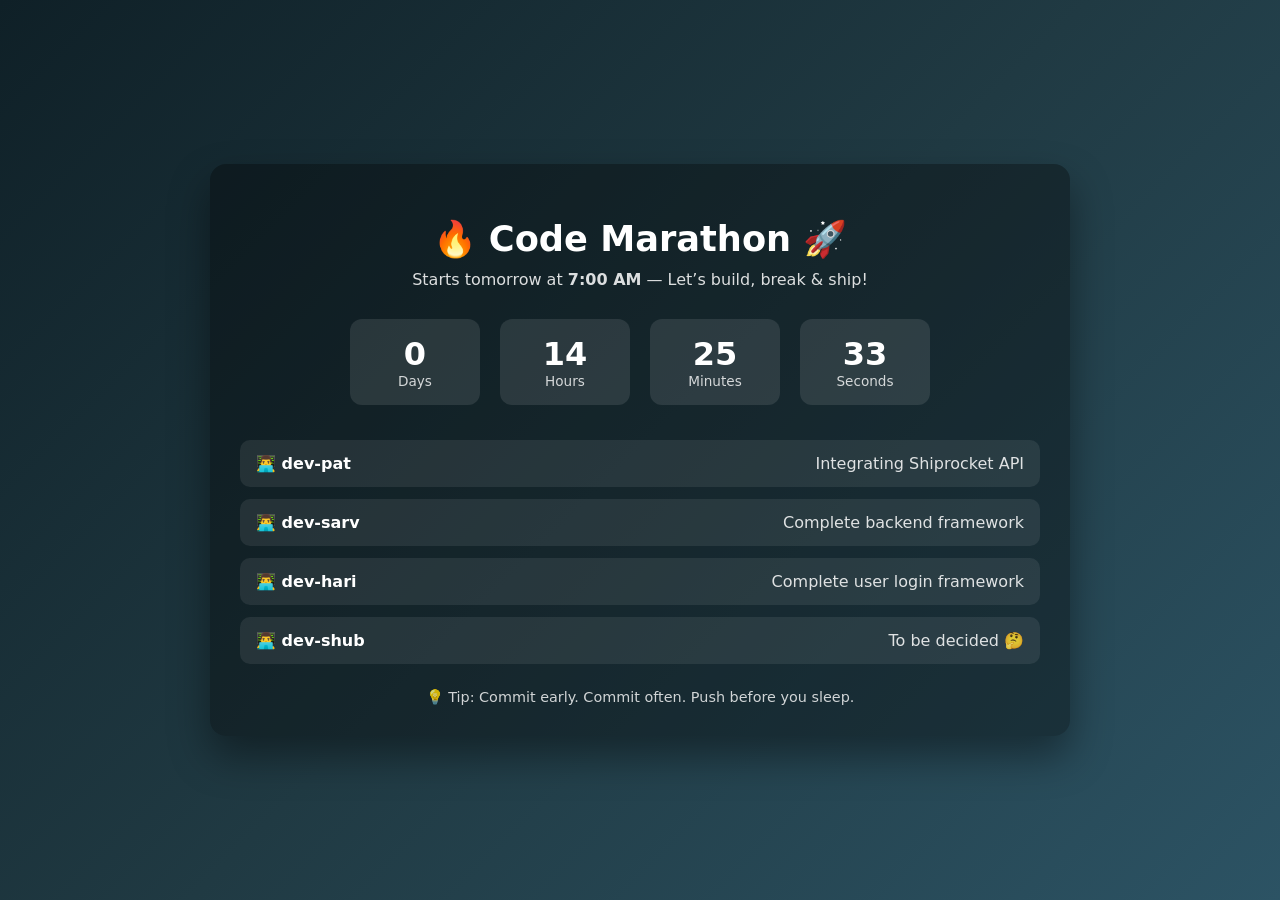
<file: index.html>
<!DOCTYPE html>
<html lang="en">
<head>
  <meta charset="UTF-8" />
  <title>Code Marathon 🚀</title>
  <meta name="viewport" content="width=device-width, initial-scale=1.0" />
  <style>
    body {
      margin: 0;
      font-family: "Segoe UI", system-ui, -apple-system, sans-serif;
      background: linear-gradient(135deg, #0f2027, #203a43, #2c5364);
      color: #fff;
      min-height: 100vh;
      display: flex;
      align-items: center;
      justify-content: center;
    }

    .container {
      background: rgba(0, 0, 0, 0.35);
      padding: 30px;
      border-radius: 16px;
      max-width: 800px;
      width: 92%;
      box-shadow: 0 20px 40px rgba(0, 0, 0, 0.4);
    }

    h1 {
      text-align: center;
      font-size: 2.2rem;
      margin-bottom: 10px;
    }

    .subtitle {
      text-align: center;
      opacity: 0.85;
      margin-bottom: 30px;
    }

    .countdown {
      display: flex;
      justify-content: center;
      gap: 20px;
      margin-bottom: 35px;
      flex-wrap: wrap;
    }

    .time-box {
      background: rgba(255, 255, 255, 0.1);
      padding: 16px 20px;
      border-radius: 12px;
      text-align: center;
      min-width: 90px;
    }

    .time {
      font-size: 2rem;
      font-weight: bold;
    }

    .label {
      font-size: 0.85rem;
      opacity: 0.8;
    }

    .devs {
      margin-top: 20px;
    }

    .dev {
      background: rgba(255, 255, 255, 0.08);
      padding: 14px 16px;
      border-radius: 10px;
      margin-bottom: 12px;
      display: flex;
      justify-content: space-between;
      flex-wrap: wrap;
    }

    .dev-name {
      font-weight: 600;
    }

    .task {
      opacity: 0.85;
    }

    .footer {
      text-align: center;
      margin-top: 25px;
      font-size: 0.9rem;
      opacity: 0.8;
    }
  </style>
</head>
<body>
  <div class="container">
    <h1>🔥 Code Marathon 🚀</h1>
    <div class="subtitle">
      Starts tomorrow at <strong>7:00 AM</strong> — Let’s build, break & ship!
    </div>

    <div class="countdown">
      <div class="time-box">
        <div class="time" id="days">0</div>
        <div class="label">Days</div>
      </div>
      <div class="time-box">
        <div class="time" id="hours">0</div>
        <div class="label">Hours</div>
      </div>
      <div class="time-box">
        <div class="time" id="minutes">0</div>
        <div class="label">Minutes</div>
      </div>
      <div class="time-box">
        <div class="time" id="seconds">0</div>
        <div class="label">Seconds</div>
      </div>
    </div>

    <div class="devs">
      <div class="dev">
        <div class="dev-name">👨‍💻 dev-pat</div>
        <div class="task">Integrating Shiprocket API</div>
      </div>
      <div class="dev">
        <div class="dev-name">👨‍💻 dev-sarv</div>
        <div class="task">Complete backend framework</div>
      </div>
      <div class="dev">
        <div class="dev-name">👨‍💻 dev-hari</div>
        <div class="task">Complete user login framework</div>
      </div>
      <div class="dev">
        <div class="dev-name">👨‍💻 dev-shub</div>
        <div class="task">To be decided 🤔</div>
      </div>
    </div>

    <div class="footer">
      💡 Tip: Commit early. Commit often. Push before you sleep.
    </div>
  </div>

  <script>
    function getMarathonStart() {
      const now = new Date();
      const start = new Date();
      start.setDate(now.getDate() + 1);
      start.setHours(7, 0, 0, 0); // 7:00 AM tomorrow
      return start;
    }

    const marathonStart = getMarathonStart();

    function updateCountdown() {
      const now = new Date();
      const diff = marathonStart - now;

      if (diff <= 0) {
        document.querySelector(".countdown").innerHTML =
          "<h2>🚀 Marathon Started! Let’s Go!</h2>";
        return;
      }

      const days = Math.floor(diff / (1000 * 60 * 60 * 24));
      const hours = Math.floor((diff / (1000 * 60 * 60)) % 24);
      const minutes = Math.floor((diff / (1000 * 60)) % 60);
      const seconds = Math.floor((diff / 1000) % 60);

      document.getElementById("days").textContent = days;
      document.getElementById("hours").textContent = hours;
      document.getElementById("minutes").textContent = minutes;
      document.getElementById("seconds").textContent = seconds;
    }

    updateCountdown();
    setInterval(updateCountdown, 1000);
  </script>
</body>
</html>
</file>
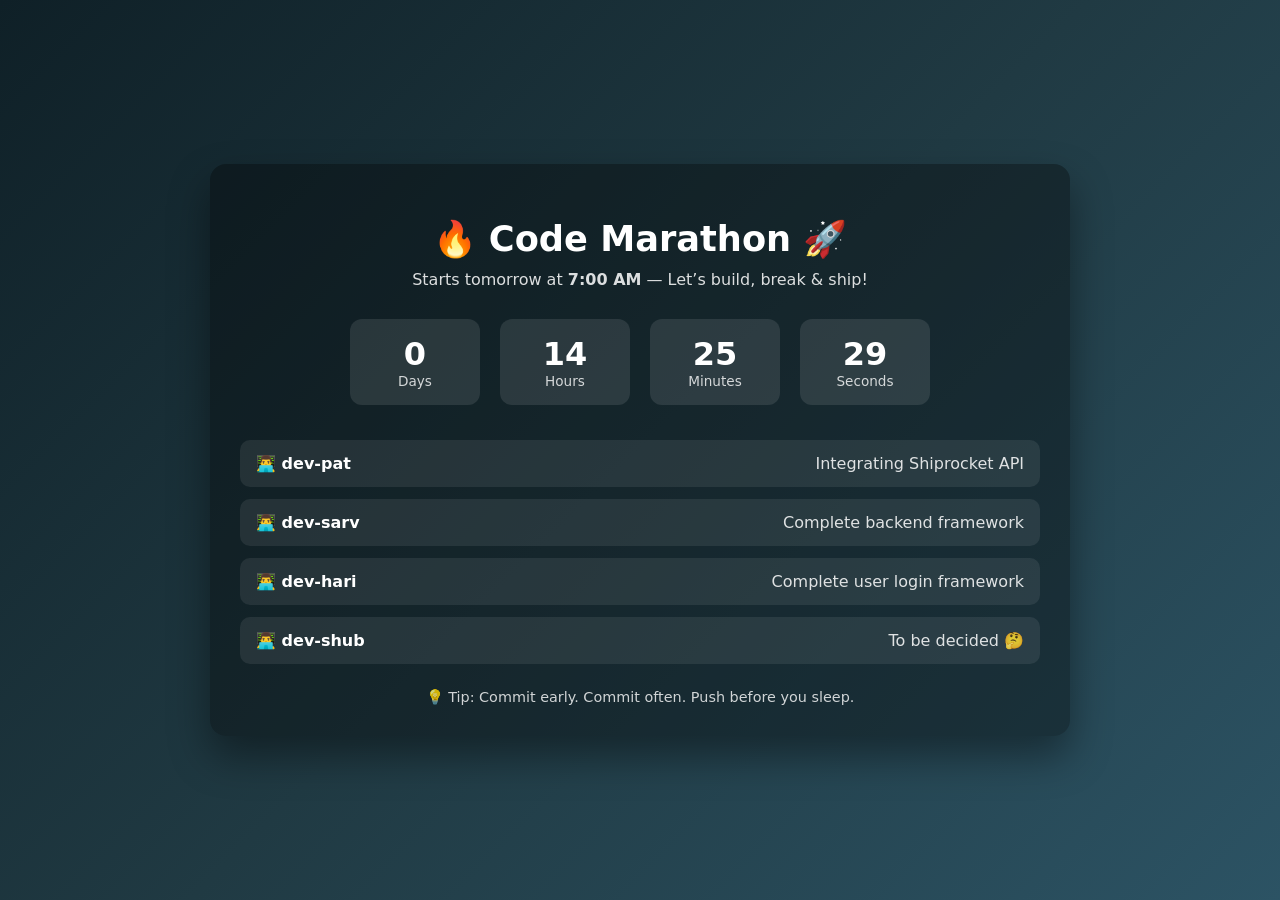
<file: marathon.html>
<!DOCTYPE html>
<html lang="en">
<head>
  <meta charset="UTF-8" />
  <title>Code Marathon 🚀</title>
  <meta name="viewport" content="width=device-width, initial-scale=1.0" />
  <style>
    body {
      margin: 0;
      font-family: "Segoe UI", system-ui, -apple-system, sans-serif;
      background: linear-gradient(135deg, #0f2027, #203a43, #2c5364);
      color: #fff;
      min-height: 100vh;
      display: flex;
      align-items: center;
      justify-content: center;
    }

    .container {
      background: rgba(0, 0, 0, 0.35);
      padding: 30px;
      border-radius: 16px;
      max-width: 800px;
      width: 92%;
      box-shadow: 0 20px 40px rgba(0, 0, 0, 0.4);
    }

    h1 {
      text-align: center;
      font-size: 2.2rem;
      margin-bottom: 10px;
    }

    .subtitle {
      text-align: center;
      opacity: 0.85;
      margin-bottom: 30px;
    }

    .countdown {
      display: flex;
      justify-content: center;
      gap: 20px;
      margin-bottom: 35px;
      flex-wrap: wrap;
    }

    .time-box {
      background: rgba(255, 255, 255, 0.1);
      padding: 16px 20px;
      border-radius: 12px;
      text-align: center;
      min-width: 90px;
    }

    .time {
      font-size: 2rem;
      font-weight: bold;
    }

    .label {
      font-size: 0.85rem;
      opacity: 0.8;
    }

    .devs {
      margin-top: 20px;
    }

    .dev {
      background: rgba(255, 255, 255, 0.08);
      padding: 14px 16px;
      border-radius: 10px;
      margin-bottom: 12px;
      display: flex;
      justify-content: space-between;
      flex-wrap: wrap;
    }

    .dev-name {
      font-weight: 600;
    }

    .task {
      opacity: 0.85;
    }

    .footer {
      text-align: center;
      margin-top: 25px;
      font-size: 0.9rem;
      opacity: 0.8;
    }
  </style>
</head>
<body>
  <div class="container">
    <h1>🔥 Code Marathon 🚀</h1>
    <div class="subtitle">
      Starts tomorrow at <strong>7:00 AM</strong> — Let’s build, break & ship!
    </div>

    <div class="countdown">
      <div class="time-box">
        <div class="time" id="days">0</div>
        <div class="label">Days</div>
      </div>
      <div class="time-box">
        <div class="time" id="hours">0</div>
        <div class="label">Hours</div>
      </div>
      <div class="time-box">
        <div class="time" id="minutes">0</div>
        <div class="label">Minutes</div>
      </div>
      <div class="time-box">
        <div class="time" id="seconds">0</div>
        <div class="label">Seconds</div>
      </div>
    </div>

    <div class="devs">
      <div class="dev">
        <div class="dev-name">👨‍💻 dev-pat</div>
        <div class="task">Integrating Shiprocket API</div>
      </div>
      <div class="dev">
        <div class="dev-name">👨‍💻 dev-sarv</div>
        <div class="task">Complete backend framework</div>
      </div>
      <div class="dev">
        <div class="dev-name">👨‍💻 dev-hari</div>
        <div class="task">Complete user login framework</div>
      </div>
      <div class="dev">
        <div class="dev-name">👨‍💻 dev-shub</div>
        <div class="task">To be decided 🤔</div>
      </div>
    </div>

    <div class="footer">
      💡 Tip: Commit early. Commit often. Push before you sleep.
    </div>
  </div>

  <script>
    function getMarathonStart() {
      const now = new Date();
      const start = new Date();
      start.setDate(now.getDate() + 1);
      start.setHours(7, 0, 0, 0); // 7:00 AM tomorrow
      return start;
    }

    const marathonStart = getMarathonStart();

    function updateCountdown() {
      const now = new Date();
      const diff = marathonStart - now;

      if (diff <= 0) {
        document.querySelector(".countdown").innerHTML =
          "<h2>🚀 Marathon Started! Let’s Go!</h2>";
        return;
      }

      const days = Math.floor(diff / (1000 * 60 * 60 * 24));
      const hours = Math.floor((diff / (1000 * 60 * 60)) % 24);
      const minutes = Math.floor((diff / (1000 * 60)) % 60);
      const seconds = Math.floor((diff / 1000) % 60);

      document.getElementById("days").textContent = days;
      document.getElementById("hours").textContent = hours;
      document.getElementById("minutes").textContent = minutes;
      document.getElementById("seconds").textContent = seconds;
    }

    updateCountdown();
    setInterval(updateCountdown, 1000);
  </script>
</body>
</html>
</file>
